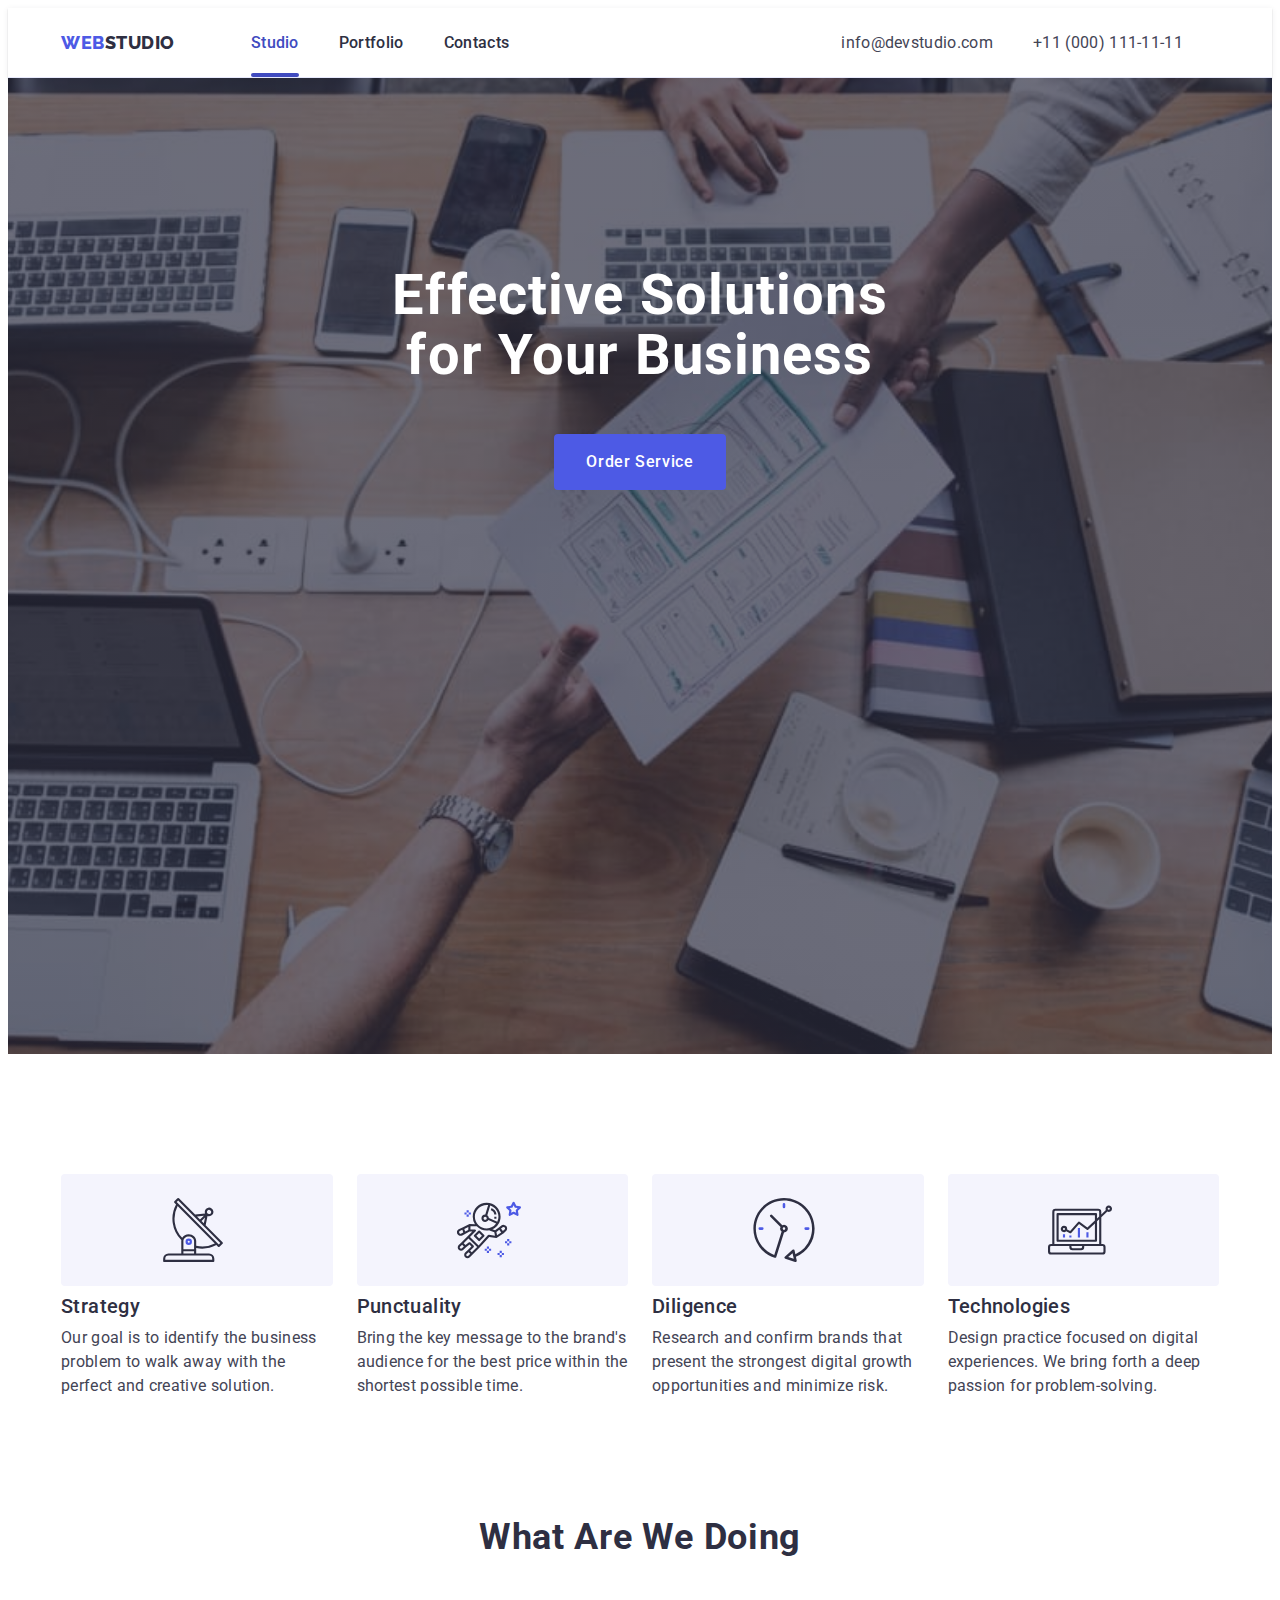
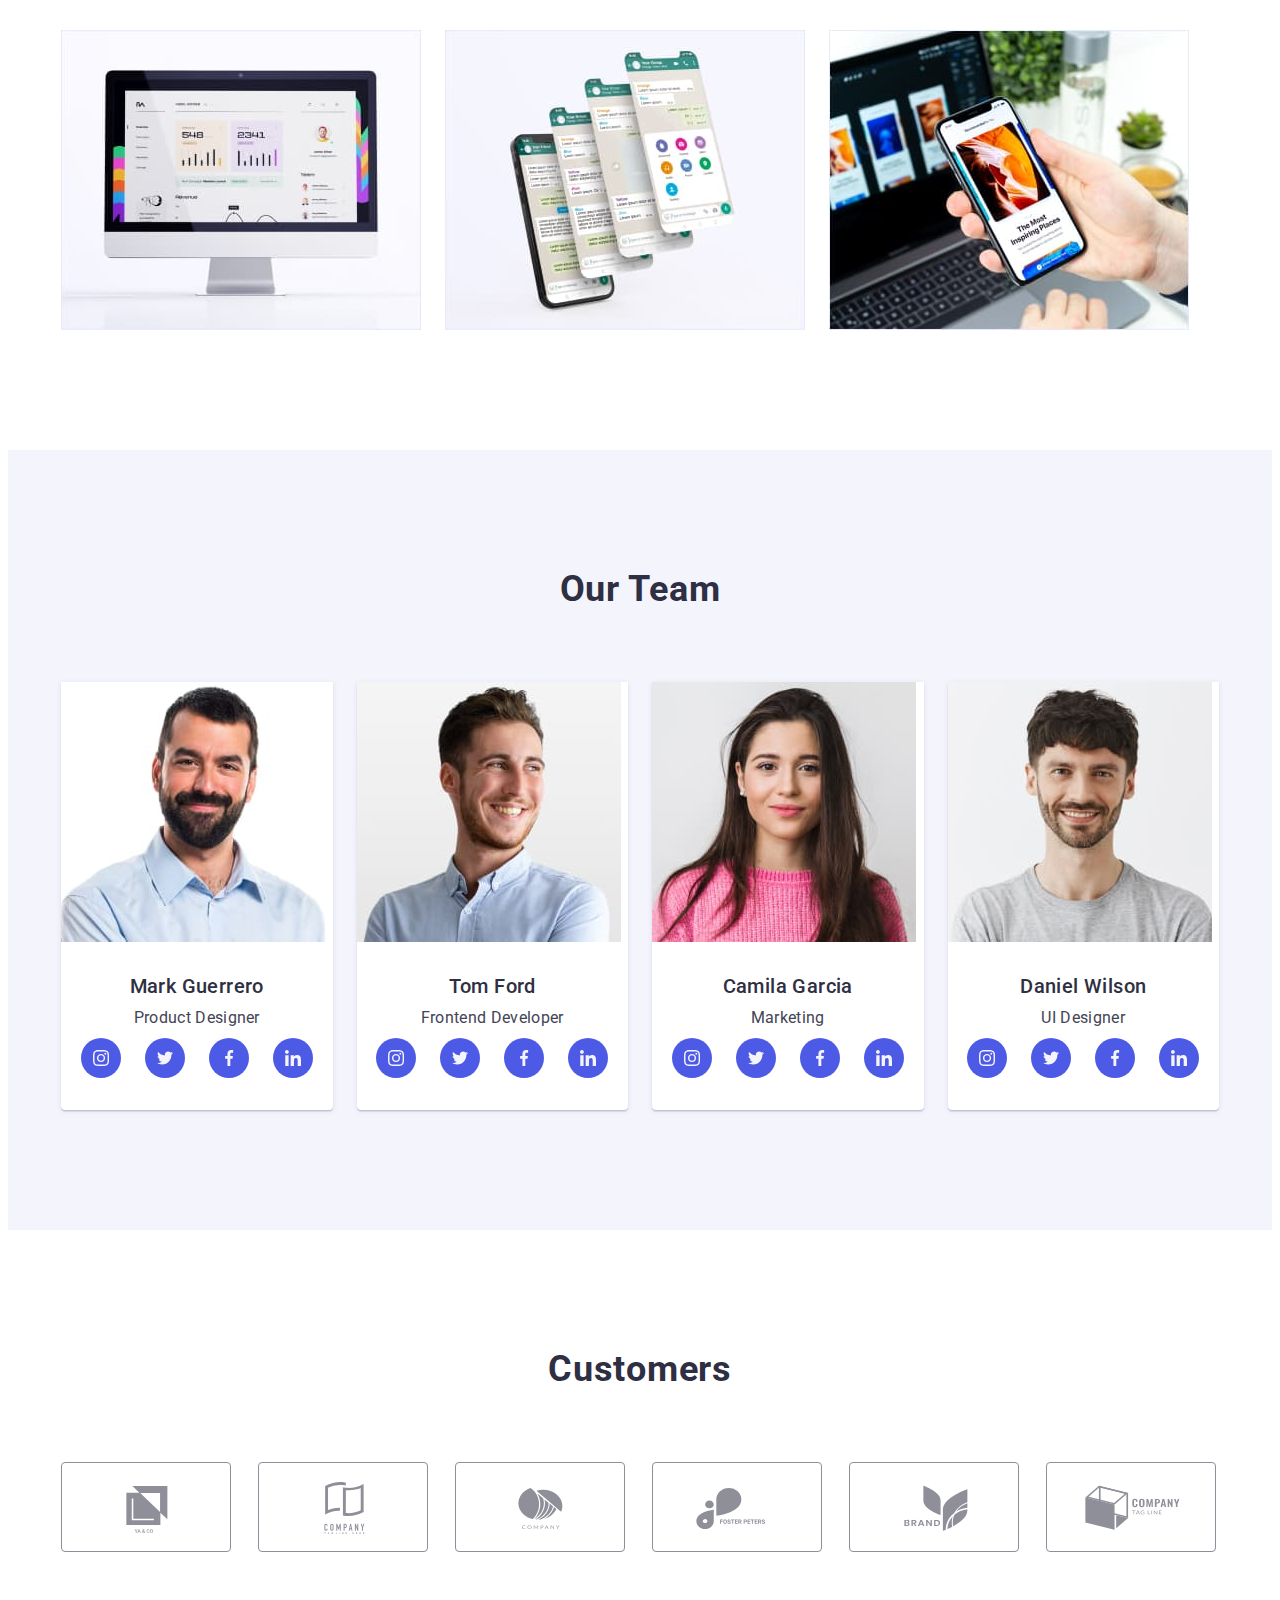
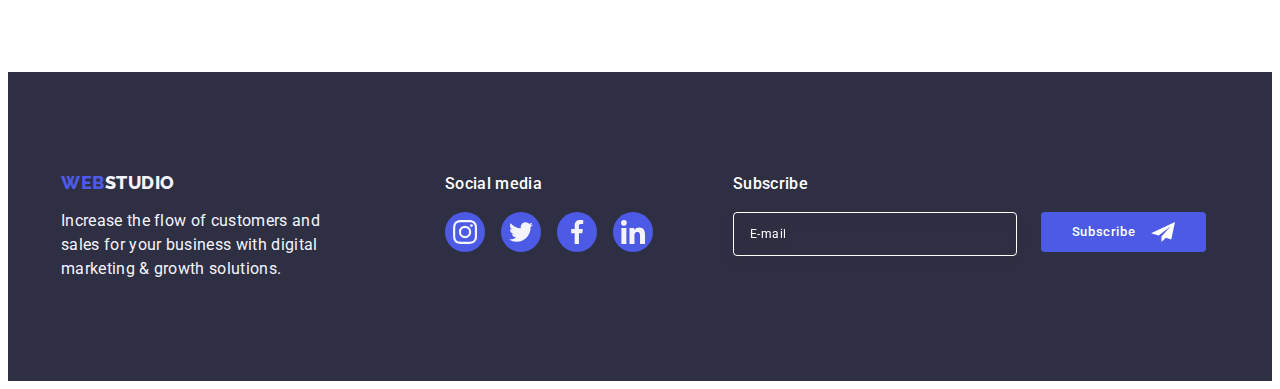
<file: index.html>
<!DOCTYPE html>
<html lang="en">
  <head>
    <meta charset="UTF-8" />
    <meta http-equiv="X-UA-Compatible" content="IE=edge" />
    <meta name="viewport" content="width=device-width, initial-scale=1.0" />
    <link rel="preconnect" href="https://fonts.googleapis.com" />
    <link rel="preconnect" href="https://fonts.gstatic.com" crossorigin />
    <link
      href="https://fonts.googleapis.com/css2?family=Raleway:wght@800&family=Roboto:wght@400;500;700;900&display=swap"
      rel="stylesheet"
    />
    <title>Web Studio</title>
    <link
      rel="stylesheet"
      href="https://cdnjs.cloudflare.com/ajax/libs/modern-normalize/2.0.0/modern-normalize.min.css"
      integrity="sha512-4xo8blKMVCiXpTaLzQSLSw3KFOVPWhm/TRtuPVc4WG6kUgjH6J03IBuG7JZPkcWMxJ5huwaBpOpnwYElP/m6wg=="
      crossorigin="anonymous"
      referrerpolicy="no-referrer"
    />
    <link rel="stylesheet" href="./css/styles.css" />
  </head>
  <body>
    <!-- Header -->
    <header class="header">
      <div class="container header-container">
        <nav class="header-navigation">
          <a href="./index.html" class="logo link header-logo"
            >Web<span class="logo-dark">Studio</span></a
          >
          <ul class="header-menu list">
            <li class="header-menu-item">
              <a href="./index.html" class="header-menu-link link current-link"
                >Studio</a
              >
            </li>
            <li class="header-menu-item">
              <a href="./portfolio.html" class="header-menu-link link"
                >Portfolio</a
              >
            </li>
            <li class="header-menu-item">
              <a href="" class="header-menu-link link">Contacts</a>
            </li>
          </ul>
        </nav>
        <address class="address">
          <ul class="address-list list">
            <li class="address-item">
              <a href="mailto:info@devstudio.com" class="address-link link"
                >info@devstudio.com</a
              >
            </li>
            <li class="address-item">
              <a href="tel:+110001111111" class="address-link link"
                >+11 (000) 111-11-11</a
              >
            </li>
          </ul>
        </address>
      </div>
    </header>
    <!-- Main -->
    <main>
      <!-- Hero -->
      <section class="hero">
        <div class="container hero-container">
          <h1 class="hero-title">Effective Solutions for Your Business</h1>
          <button type="button" class="hero-btn" data-modal-open>
            Order Service
          </button>
        </div>
      </section>
      <!-- Solutions -->
      <section class="solutions">
        <div class="container solutions-container">
          <h2 class="visually-hidden">List of effective solutions</h2>
          <ul class="solutions-list list">
            <li class="solutions-item">
              <div class="solutions-container-icon">
                <svg class="solutions-icon" width="64" height="64">
                  <use href="./images/icons.svg#icon-solutions-antenna"></use>
                </svg>
              </div>
              <h3 class="list-subtitle solutions-subtitle">Strategy</h3>
              <p class="list-text">
                Our goal is to identify the business problem to walk away with
                the perfect and creative solution.
              </p>
            </li>
            <li class="solutions-item">
              <div class="solutions-container-icon">
                <svg class="solutions-icon" width="64" height="64">
                  <use href="./images/icons.svg#icon-solutions-astronaut"></use>
                </svg>
              </div>
              <h3 class="list-subtitle solutions-subtitle">Punctuality</h3>
              <p class="list-text">
                Bring the key message to the brand's audience for the best price
                within the shortest possible time.
              </p>
            </li>
            <li class="solutions-item">
              <div class="solutions-container-icon">
                <svg class="solutions-icon" width="64" height="64">
                  <use href="./images/icons.svg#icon-solutions-clock"></use>
                </svg>
              </div>
              <h3 class="list-subtitle solutions-subtitle">Diligence</h3>
              <p class="list-text">
                Research and confirm brands that present the strongest digital
                growth opportunities and minimize risk.
              </p>
            </li>
            <li class="solutions-item">
              <div class="solutions-container-icon">
                <svg class="solutions-icon" width="64" height="64">
                  <use href="./images/icons.svg#icon-solutions-diagram"></use>
                </svg>
              </div>
              <h3 class="list-subtitle solutions-subtitle">Technologies</h3>
              <p class="list-text">
                Design practice focused on digital experiences. We bring forth a
                deep passion for problem-solving.
              </p>
            </li>
          </ul>
        </div>
      </section>
      <!-- Activities -->
      <section class="activities">
        <div class="container container-activities">
          <h2 class="section-title">What are we doing</h2>
          <ul class="activities-list list">
            <li class="activities-item">
              <img
                src="./images/what-are-we-doing-1.jpg"
                alt="Mac-website"
                width="360"
                height="300"
              />
            </li>
            <li class="activities-item">
              <img
                src="./images/what-are-we-doing-2.jpg"
                alt="Phone-network"
                width="360"
                height="300"
              />
            </li>
            <li class="activities-item">
              <img
                src="./images/what-are-we-doing-3.jpg"
                alt="Phone-application"
                width="360"
                height="300"
              />
            </li>
          </ul>
        </div>
      </section>
      <!-- Our team -->
      <section class="team">
        <div class="container container-team">
          <h2 class="section-title">Our Team</h2>
          <ul class="team-list list">
            <li class="team-item">
              <img
                src="./images/our-team-1.jpg"
                alt="Mark Guerrero photo"
                width="264"
                height="260"
              />
              <div class="team-item-text">
                <h3 class="list-subtitle team-subtitle">Mark Guerrero</h3>
                <p class="list-text team-text">Product Designer</p>
                <ul class="social-list">
                  <li class="social-item">
                    <a href="" class="social-link">
                      <svg class="social-icon" width="16" height="16">
                        <use href="./images/icons.svg#icon-instagram"></use>
                      </svg>
                    </a>
                  </li>
                  <li class="social-item">
                    <a href="" class="social-link">
                      <svg class="social-icon" width="16" height="16">
                        <use href="./images/icons.svg#icon-twitter"></use>
                      </svg>
                    </a>
                  </li>
                  <li class="social-item">
                    <a href="" class="social-link">
                      <svg class="social-icon" width="16" height="16">
                        <use href="./images/icons.svg#icon-facebook"></use>
                      </svg>
                    </a>
                  </li>
                  <li class="social-item">
                    <a href="" class="social-link">
                      <svg class="social-icon" width="16" height="16">
                        <use href="./images/icons.svg#icon-linkedin"></use>
                      </svg>
                    </a>
                  </li>
                </ul>
              </div>
            </li>
            <li class="team-item">
              <img
                src="./images/our-team-2.jpg"
                alt="Tom Ford photo"
                width="264"
                height="260"
              />
              <div class="team-item-text">
                <h3 class="list-subtitle team-subtitle">Tom Ford</h3>
                <p class="list-text team-text">Frontend Developer</p>
                <ul class="social-list">
                  <li class="social-item">
                    <a href="" class="social-link">
                      <div class="social-container">
                        <svg class="social-icon" width="16" height="16">
                          <use href="./images/icons.svg#icon-instagram"></use>
                        </svg>
                      </div>
                    </a>
                  </li>
                  <li class="social-item">
                    <a href="" class="social-link">
                      <div class="social-container">
                        <svg class="social-icon" width="16" height="16">
                          <use href="./images/icons.svg#icon-twitter"></use>
                        </svg>
                      </div>
                    </a>
                  </li>
                  <li class="social-item">
                    <a href="" class="social-link">
                      <div class="social-container">
                        <svg class="social-icon" width="16" height="16">
                          <use href="./images/icons.svg#icon-facebook"></use>
                        </svg>
                      </div>
                    </a>
                  </li>
                  <li class="social-item">
                    <a href="" class="social-link">
                      <div class="social-container">
                        <svg class="social-icon" width="16" height="16">
                          <use href="./images/icons.svg#icon-linkedin"></use>
                        </svg>
                      </div>
                    </a>
                  </li>
                </ul>
              </div>
            </li>
            <li class="team-item">
              <img
                src="./images/our-team-3.jpg"
                alt="Camila Garcia photo"
                width="264"
                height="260"
              />
              <div class="team-item-text">
                <h3 class="list-subtitle team-subtitle">Camila Garcia</h3>
                <p class="list-text team-text">Marketing</p>
                <ul class="social-list">
                  <li class="social-item">
                    <a href="" class="social-link">
                      <div class="social-container">
                        <svg class="social-icon" width="16" height="16">
                          <use href="./images/icons.svg#icon-instagram"></use>
                        </svg>
                      </div>
                    </a>
                  </li>
                  <li class="social-item">
                    <a href="" class="social-link">
                      <div class="social-container">
                        <svg class="social-icon" width="16" height="16">
                          <use href="./images/icons.svg#icon-twitter"></use>
                        </svg>
                      </div>
                    </a>
                  </li>
                  <li class="social-item">
                    <a href="" class="social-link">
                      <div class="social-container">
                        <svg class="social-icon" width="16" height="16">
                          <use href="./images/icons.svg#icon-facebook"></use>
                        </svg>
                      </div>
                    </a>
                  </li>
                  <li class="social-item">
                    <a href="" class="social-link">
                      <div class="social-container">
                        <svg class="social-icon" width="16" height="16">
                          <use href="./images/icons.svg#icon-linkedin"></use>
                        </svg>
                      </div>
                    </a>
                  </li>
                </ul>
              </div>
            </li>
            <li class="team-item">
              <img
                src="./images/our-team-4.jpg"
                alt="Daniel Wilson photo"
                width="264"
                height="260"
              />
              <div class="team-item-text">
                <h3 class="list-subtitle team-subtitle">Daniel Wilson</h3>
                <p class="list-text team-text">UI Designer</p>
                <ul class="social-list">
                  <li class="social-item">
                    <a href="" class="social-link">
                      <div class="social-container">
                        <svg class="social-icon" width="16" height="16">
                          <use href="./images/icons.svg#icon-instagram"></use>
                        </svg>
                      </div>
                    </a>
                  </li>
                  <li class="social-item">
                    <a href="" class="social-link">
                      <div class="social-container">
                        <svg class="social-icon" width="16" height="16">
                          <use href="./images/icons.svg#icon-twitter"></use>
                        </svg>
                      </div>
                    </a>
                  </li>
                  <li class="social-item">
                    <a href="" class="social-link">
                      <div class="social-container">
                        <svg class="social-icon" width="16" height="16">
                          <use href="./images/icons.svg#icon-facebook"></use>
                        </svg>
                      </div>
                    </a>
                  </li>
                  <li class="social-item">
                    <a href="" class="social-link">
                      <div class="social-container">
                        <svg class="social-icon" width="16" height="16">
                          <use href="./images/icons.svg#icon-linkedin"></use>
                        </svg>
                      </div>
                    </a>
                  </li>
                </ul>
              </div>
            </li>
          </ul>
        </div>
      </section>
      <!-- Customers -->
      <section class="customers">
        <div class="container container-customers">
          <h2 class="section-title">Customers</h2>
          <ul class="customers-list">
            <li class="customers-item">
              <a href="" class="customers-link">
                <svg class="customers-icon" width="104" height="56">
                  <use href="./images/icons.svg#icon-customers-logo1"></use>
                </svg>
              </a>
            </li>
            <li class="customers-item">
              <a href="" class="customers-link">
                <svg class="customers-icon" width="104" height="56">
                  <use href="./images/icons.svg#icon-customers-logo2"></use>
                </svg>
              </a>
            </li>
            <li class="customers-item">
              <a href="" class="customers-link">
                <svg class="customers-icon" width="104" height="56">
                  <use href="./images/icons.svg#icon-customers-logo3"></use>
                </svg>
              </a>
            </li>
            <li class="customers-item">
              <a href="" class="customers-link">
                <svg class="customers-icon" width="104" height="56">
                  <use href="./images/icons.svg#icon-customers-logo4"></use>
                </svg>
              </a>
            </li>
            <li class="customers-item">
              <a href="" class="customers-link">
                <svg class="customers-icon" width="104" height="56">
                  <use href="./images/icons.svg#icon-customers-logo5"></use>
                </svg>
              </a>
            </li>
            <li class="customers-item">
              <a href="" class="customers-link">
                <svg class="customers-icon" width="104" height="56">
                  <use href="./images/icons.svg#icon-customers-logo6"></use>
                </svg>
              </a>
            </li>
          </ul>
        </div>
      </section>
    </main>
    <!-- Footer -->
    <footer class="footer">
      <div class="container container-footer">
        <div class="footer-text-container">
          <a href="./index.html" class="logo link footer-logo"
            >Web<span class="logo-light">Studio</span></a
          >
          <p class="list-text footer-text">
            Increase the flow of customers and sales for your business with
            digital marketing & growth solutions.
          </p>
        </div>
        <div class="footer-social">
          <p class="list-text footer-social-text">Social media</p>
          <ul class="social-list footer-social-list">
            <li class="social-item">
              <a href="" class="social-link footer-social-link">
                <svg class="social-icon" width="24" height="24">
                  <use href="./images/icons.svg#icon-instagram"></use>
                </svg>
              </a>
            </li>
            <li class="social-item">
              <a href="" class="social-link footer-social-link">
                <svg class="social-icon" width="24" height="24">
                  <use href="./images/icons.svg#icon-twitter"></use>
                </svg>
              </a>
            </li>
            <li class="social-item">
              <a href="" class="social-link footer-social-link">
                <svg class="social-icon" width="24" height="24">
                  <use href="./images/icons.svg#icon-facebook"></use>
                </svg>
              </a>
            </li>
            <li class="social-item">
              <a href="" class="social-link footer-social-link">
                <svg class="social-icon" width="24" height="24">
                  <use href="./images/icons.svg#icon-linkedin"></use>
                </svg>
              </a>
            </li>
          </ul>
        </div>
        <div class="footer-subscribe">
          <p class="list-text footer-social-text">Subscribe</p>
          <form class="footer-form">
            <label
              for="footer-email"
              aria-label="footer-email"
              class="footer-input-label"
              ><input
                type="email"
                name="footer-email"
                id="footer-email"
                class="footer-input"
                placeholder="E-mail"
            /></label>

            <button type="submit" class="footer-submit-btn">
              Subscribe
              <svg class="subscribe-icon" width="24" height="24">
                <use href="./images/icons.svg#icon-subscribe"></use>
              </svg>
            </button>
          </form>
        </div>
      </div>
    </footer>
    <!-- Modal -->
    <div class="backdrop is-hidden" data-modal>
      <div class="modal">
        <button type="button" class="modal-btn" data-modal-close>
          <svg class="close-icon" width="8" height="8">
            <use href="./images/icons.svg#icon-close"></use>
          </svg>
        </button>
        <p class="modal-text">Leave your contacts and we will call you back</p>
        <form class="modal-form">
          <div class="modal-field">
            <label for="user-name" class="modal-label">Name</label>
            <div class="input-wrap">
              <input
                type="text"
                name="user-name"
                id="user-name"
                class="modal-input"
              />
              <svg class="icon-modal-input" width="18" height="24">
                <use href="./images/icons.svg#icon-modal-person"></use>
              </svg>
            </div>
          </div>
          <div class="modal-field">
            <label for="modal-phone" class="modal-label">Phone</label>
            <div class="input-wrap">
              <input
                type="tel"
                name="modal-phone"
                id="modal-phone"
                class="modal-input"
              />
              <svg class="icon-modal-input" width="18" height="24">
                <use href="./images/icons.svg#icon-modal-phone"></use>
              </svg>
            </div>
          </div>
          <div class="modal-field">
            <label for="modal-email" class="modal-label">Email</label>
            <div class="input-wrap">
              <input
                type="email"
                name="modal-email"
                id="modal-email"
                class="modal-input"
              />
              <svg class="icon-modal-input" width="18" height="24">
                <use href="./images/icons.svg#icon-modal-email"></use>
              </svg>
            </div>
          </div>
          <div class="modal-field-textarea">
            <label for="user-comment" class="modal-label">Comment</label>
            <textarea
              class="modal-textarea"
              name="user-comment"
              id="user-comment"
              placeholder="Text input"
            ></textarea>
          </div>
          <div class="modal-field-checkbox">
            <input
              type="checkbox"
              name="user-privacy"
              id="user-privacy"
              value="true"
              class="input-checkbox visually-hidden"
            />
            <label for="user-privacy" class="checkbox-text">
              <span class="check-box-span">
                <svg class="icon-checkbox" width="10" height="8">
                  <use href="./images/icons.svg#icon-modal-checkbox"></use>
                </svg> </span
              >I accept the terms and conditions of the
              <a href="" class="modal-privacy-link">Privacy Policy</a>
            </label>
          </div>
          <button type="submit" class="modal-submit-btn">Send</button>
        </form>
      </div>
    </div>
    <script src="./js/modal.js"></script>
  </body>
</html>
</file>
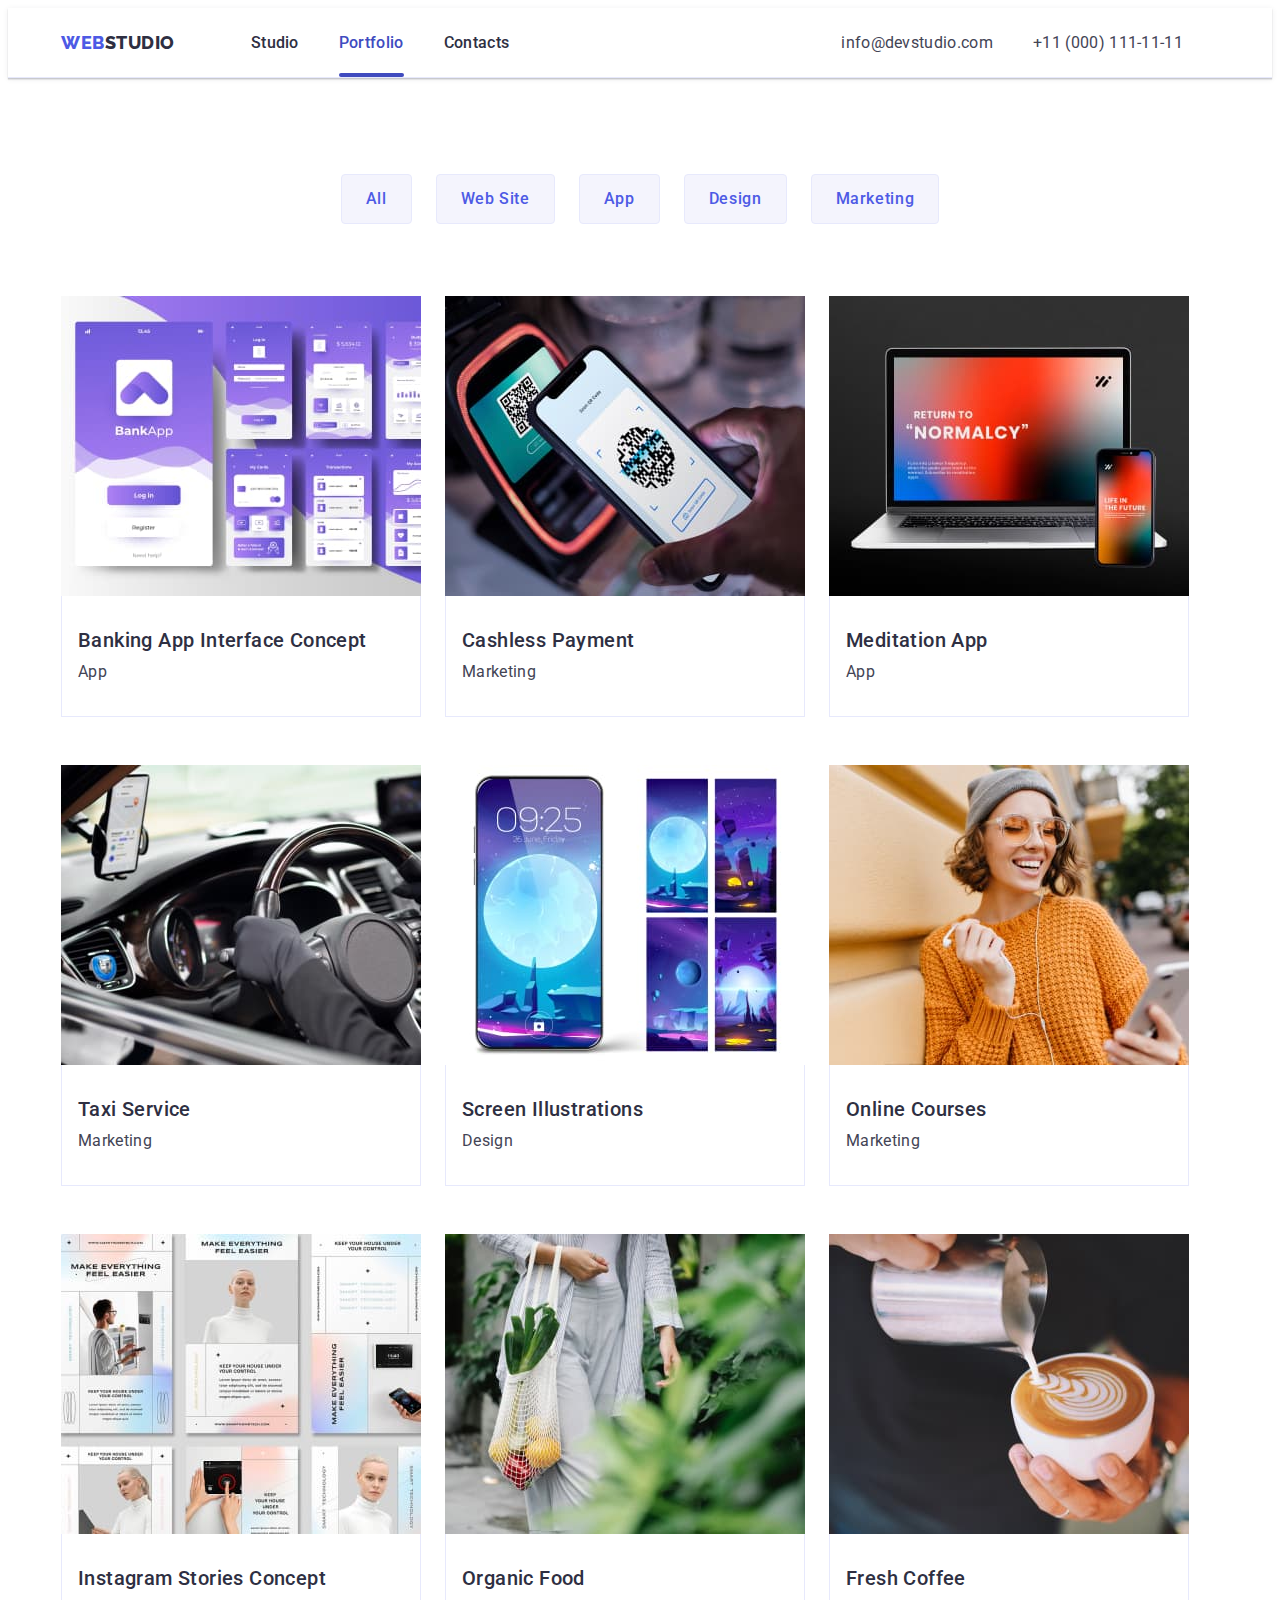
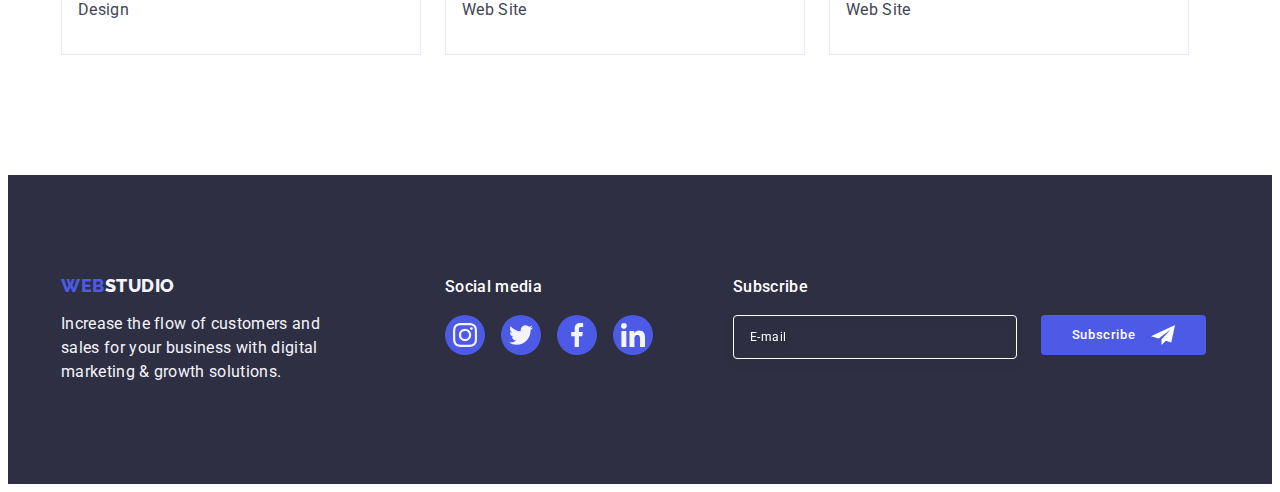
<file: portfolio.html>
<!DOCTYPE html>
<html lang="en">
  <head>
    <meta charset="UTF-8" />
    <meta http-equiv="X-UA-Compatible" content="IE=edge" />
    <meta name="viewport" content="width=device-width, initial-scale=1.0" />
    <link rel="preconnect" href="https://fonts.googleapis.com" />
    <link rel="preconnect" href="https://fonts.gstatic.com" crossorigin />
    <link
      href="https://fonts.googleapis.com/css2?family=Raleway:wght@800&family=Roboto:wght@400;500;700;900&display=swap"
      rel="stylesheet"
    />
    <title>Web Studio</title>
    <link
      rel="stylesheet"
      href="https://cdnjs.cloudflare.com/ajax/libs/modern-normalize/2.0.0/modern-normalize.min.css"
      integrity="sha512-4xo8blKMVCiXpTaLzQSLSw3KFOVPWhm/TRtuPVc4WG6kUgjH6J03IBuG7JZPkcWMxJ5huwaBpOpnwYElP/m6wg=="
      crossorigin="anonymous"
      referrerpolicy="no-referrer"
    />
    <link rel="stylesheet" href="./css/styles.css" />
  </head>
  <body>
    <!-- Header -->
    <header class="header">
      <div class="container header-container">
        <nav class="header-navigation">
          <a href="./index.html" class="logo link header-logo"
            >Web<span class="logo-dark">Studio</span></a
          >
          <ul class="header-menu list">
            <li class="header-menu-item">
              <a href="./index.html" class="header-menu-link link">Studio</a>
            </li>
            <li class="header-menu-item">
              <a
                href="./portfolio.html"
                class="header-menu-link link current-link"
                >Portfolio</a
              >
            </li>
            <li class="header-menu-item">
              <a href="" class="header-menu-link link">Contacts</a>
            </li>
          </ul>
        </nav>
        <address class="address">
          <ul class="address-list list">
            <li class="address-item">
              <a href="mailto:info@devstudio.com" class="address-link link"
                >info@devstudio.com</a
              >
            </li>
            <li class="address-item">
              <a href="tel:+110001111111" class="address-link link"
                >+11 (000) 111-11-11</a
              >
            </li>
          </ul>
        </address>
      </div>
    </header>
    <!-- Main -->
    <main>
      <section class="portfolio-examples">
        <div class="container container-portfolio">
          <h1 class="visually-hidden">Portfolio</h1>
          <ul class="list portfolio-navigation-list">
            <li class="portfolio-navigation-item">
              <button type="button" class="portfolio-navigation-btn">
                All
              </button>
            </li>
            <li>
              <button type="button" class="portfolio-navigation-btn">
                Web Site
              </button>
            </li>
            <li>
              <button type="button" class="portfolio-navigation-btn">
                App
              </button>
            </li>
            <li>
              <button type="button" class="portfolio-navigation-btn">
                Design
              </button>
            </li>
            <li>
              <button type="button" class="portfolio-navigation-btn">
                Marketing
              </button>
            </li>
          </ul>
          <ul class="list portfolio-examples-list">
            <li class="portfolio-examples-items">
              <a href="" class="link portfolio-link">
                <div class="portfolio-image-container">
                  <img
                    src="./images/portfolio-img-1.jpg"
                    alt="Banking App"
                    width="360"
                    height="300"
                  />
                  <p class="list-text portflio-cover-text">
                    14 Stylish and User-Friendly App Design Concepts · Task
                    Manager App · Calorie Tracker App · Exotic Fruit Ecommerce
                    App · Cloud Storage App
                  </p>
                </div>
                <div class="portfolio-items-text">
                  <h2 class="portfolio-subtitle">
                    Banking App Interface Concept
                  </h2>
                  <p class="portfolio-list-text">App</p>
                </div>
              </a>
            </li>
            <li class="portfolio-examples-items">
              <a href="" class="link portfolio-link">
                <div class="portfolio-image-container">
                  <img
                    src="./images/portfolio-img-2.jpg"
                    alt="Payment by phone"
                    width="360"
                    height="300"
                  />
                  <p class="list-text portflio-cover-text">
                    14 Stylish and User-Friendly App Design Concepts · Task
                    Manager App · Calorie Tracker App · Exotic Fruit Ecommerce
                    App · Cloud Storage App
                  </p>
                </div>
                <div class="portfolio-items-text">
                  <h2 class="portfolio-subtitle">Cashless Payment</h2>
                  <p class="portfolio-list-text">Marketing</p>
                </div>
              </a>
            </li>
            <li class="portfolio-examples-items">
              <a href="" class="link portfolio-link">
                <div class="portfolio-image-container">
                  <img
                    src="./images/portfolio-img-3.jpg"
                    alt="App in PC / phone"
                    width="360"
                    height="300"
                  />
                  <p class="list-text portflio-cover-text">
                    14 Stylish and User-Friendly App Design Concepts · Task
                    Manager App · Calorie Tracker App · Exotic Fruit Ecommerce
                    App · Cloud Storage App
                  </p>
                </div>
                <div class="portfolio-items-text">
                  <h2 class="portfolio-subtitle">Meditation App</h2>
                  <p class="portfolio-list-text">App</p>
                </div>
              </a>
            </li>
            <li class="portfolio-examples-items">
              <a href="" class="link portfolio-link">
                <div class="portfolio-image-container">
                  <img
                    src="./images/portfolio-img-4.jpg"
                    alt="Taxi"
                    width="360"
                    height="300"
                  />
                  <p class="list-text portflio-cover-text">
                    14 Stylish and User-Friendly App Design Concepts · Task
                    Manager App · Calorie Tracker App · Exotic Fruit Ecommerce
                    App · Cloud Storage App
                  </p>
                </div>
                <div class="portfolio-items-text">
                  <h2 class="portfolio-subtitle">Taxi Service</h2>
                  <p class="portfolio-list-text">Marketing</p>
                </div>
              </a>
            </li>
            <li class="portfolio-examples-items">
              <a href="" class="link portfolio-link">
                <div class="portfolio-image-container">
                  <img
                    src="./images/portfolio-img-5.jpg"
                    alt="Screen in phone"
                    width="360"
                    height="300"
                  />
                  <p class="list-text portflio-cover-text">
                    14 Stylish and User-Friendly App Design Concepts · Task
                    Manager App · Calorie Tracker App · Exotic Fruit Ecommerce
                    App · Cloud Storage App
                  </p>
                </div>
                <div class="portfolio-items-text">
                  <h2 class="portfolio-subtitle">Screen Illustrations</h2>
                  <p class="portfolio-list-text">Design</p>
                </div>
              </a>
            </li>
            <li class="portfolio-examples-items">
              <a href="" class="link portfolio-link">
                <div class="portfolio-image-container">
                  <img
                    src="./images/portfolio-img-6.jpg"
                    alt="Person with phone"
                    width="360"
                    height="300"
                  />
                  <p class="list-text portflio-cover-text">
                    14 Stylish and User-Friendly App Design Concepts · Task
                    Manager App · Calorie Tracker App · Exotic Fruit Ecommerce
                    App · Cloud Storage App
                  </p>
                </div>
                <div class="portfolio-items-text">
                  <h2 class="portfolio-subtitle">Online Courses</h2>
                  <p class="portfolio-list-text">Marketing</p>
                </div>
              </a>
            </li>
            <li class="portfolio-examples-items">
              <a href="" class="link portfolio-link">
                <div class="portfolio-image-container">
                  <img
                    src="./images/portfolio-img-7.jpg"
                    alt="Instagram Stories"
                    width="360"
                    height="300"
                  />
                  <p class="list-text portflio-cover-text">
                    14 Stylish and User-Friendly App Design Concepts · Task
                    Manager App · Calorie Tracker App · Exotic Fruit Ecommerce
                    App · Cloud Storage App
                  </p>
                </div>
                <div class="portfolio-items-text">
                  <h2 class="portfolio-subtitle">Instagram Stories Concept</h2>
                  <p class="portfolio-list-text">Design</p>
                </div>
              </a>
            </li>
            <li class="portfolio-examples-items">
              <a href="" class="link portfolio-link">
                <div class="portfolio-image-container">
                  <img
                    src="./images/portfolio-img-8.jpg"
                    alt="Vegetables"
                    width="360"
                    height="300"
                  />
                  <p class="list-text portflio-cover-text">
                    14 Stylish and User-Friendly App Design Concepts · Task
                    Manager App · Calorie Tracker App · Exotic Fruit Ecommerce
                    App · Cloud Storage App
                  </p>
                </div>
                <div class="portfolio-items-text">
                  <h2 class="portfolio-subtitle">Organic Food</h2>
                  <p class="portfolio-list-text">Web Site</p>
                </div>
              </a>
            </li>
            <li class="portfolio-examples-items">
              <a href="" class="link portfolio-link">
                <div class="portfolio-image-container">
                  <img
                    src="./images/portfolio-img-9.jpg"
                    alt="Coffee"
                    width="360"
                    height="300"
                  />
                  <p class="list-text portflio-cover-text">
                    14 Stylish and User-Friendly App Design Concepts · Task
                    Manager App · Calorie Tracker App · Exotic Fruit Ecommerce
                    App · Cloud Storage App
                  </p>
                </div>
                <div class="portfolio-items-text">
                  <h2 class="portfolio-subtitle">Fresh Coffee</h2>
                  <p class="portfolio-list-text">Web Site</p>
                </div>
              </a>
            </li>
          </ul>
        </div>
      </section>
    </main>
    <!-- Footer -->
    <footer class="footer">
      <div class="container container-footer">
        <div class="footer-text-container">
          <a href="./index.html" class="logo link footer-logo"
            >Web<span class="logo-light">Studio</span></a
          >
          <p class="list-text footer-text">
            Increase the flow of customers and sales for your business with
            digital marketing & growth solutions.
          </p>
        </div>
        <div class="footer-social">
          <p class="list-text footer-social-text">Social media</p>
          <ul class="social-list footer-social-list">
            <li class="social-item">
              <a href="" class="social-link footer-social-link">
                <svg class="social-icon" width="24" height="24">
                  <use href="./images/icons.svg#icon-instagram"></use>
                </svg>
              </a>
            </li>
            <li class="social-item">
              <a href="" class="social-link footer-social-link">
                <svg class="social-icon" width="24" height="24">
                  <use href="./images/icons.svg#icon-twitter"></use>
                </svg>
              </a>
            </li>
            <li class="social-item">
              <a href="" class="social-link footer-social-link">
                <svg class="social-icon" width="24" height="24">
                  <use href="./images/icons.svg#icon-facebook"></use>
                </svg>
              </a>
            </li>
            <li class="social-item">
              <a href="" class="social-link footer-social-link">
                <svg class="social-icon" width="24" height="24">
                  <use href="./images/icons.svg#icon-linkedin"></use>
                </svg>
              </a>
            </li>
          </ul>
        </div>
        <div class="footer-subscribe">
          <p class="list-text footer-social-text">Subscribe</p>
          <form class="footer-form">
            <label
              for="footer-email"
              aria-label="footer-email"
              class="footer-input-label"
              ><input
                type="email"
                name="footer-email"
                id="footer-email"
                class="footer-input"
                placeholder="E-mail"
            /></label>

            <button type="submit" class="footer-submit-btn">
              Subscribe
              <svg class="subscribe-icon" width="24" height="24">
                <use href="./images/icons.svg#icon-subscribe"></use>
              </svg>
            </button>
          </form>
        </div>
      </div>
    </footer>
  </body>
</html>
</file>
<file: css/styles.css>
:root {
  --primary-brand-color: #4d5ae5;
  --pressed-state-color: #404bbf;
  --dark-color: #2e2f42;
  --succes-color: #31d0aa;
  --text-color: #434455;
  --subtle-text-color: #8e8f99;
  --customers-color: #8e8f99;
  --accent-color: #e7e9fc;
  --light-color: #f4f4fd;
  --modal-overlay-color: #2e2f42;
  --hero-background-color: #2e2f42;
  --white-color: #ffffff;
  --modal-backgournd-color: #fcfcfc;
  --transition: 250ms cubic-bezier(0.4, 0, 0.2, 1);
}

body {
  font-family: "Roboto", sans-serif;
  color: var(--text-color);
  background-color: var(--white-color);
}

h1,
h2,
h3,
h4,
h5,
h6,
p {
  margin: 0;
}

img {
  display: block;
  max-width: 100%;
  height: auto;
}

button {
  cursor: pointer;
  border: none;
  border-radius: 4px;
}

ul,
ol {
  list-style: none;
  margin: 0;
  padding-left: 0;
}

a {
  text-decoration: none;
  /* color: inherit; */
}

input,
textarea,
button {
  font-family: inherit;
  line-height: inherit;
}

.container {
  width: 1158px;
  padding: 0 15px;
  margin: 0 auto;
}

.section {
  padding-top: 120px;
  padding-bottom: 120px;
}

.visually-hidden {
  position: absolute;
  width: 1px;
  height: 1px;
  margin: -1px;
  border: 0;
  padding: 0;

  white-space: nowrap;
  clip-path: inset(100%);
  clip: rect(0 0 0 0);
  overflow: hidden;
}

.link {
  text-decoration: none;
}

.list {
  list-style-type: none;
}

/* -------------------HEADER------------------- */

.header {
  /* padding: 24px 0; */
  border-bottom: 1px solid #e7e9fc;
  box-shadow: 0px 2px 1px rgba(46, 47, 66, 0.08),
    0px 1px 1px rgba(46, 47, 66, 0.16), 0px 1px 6px rgba(46, 47, 66, 0.08);
}

.header-container {
  display: flex;
  align-items: center;
}

.logo {
  font-family: "Raleway", sans-serif;
  font-weight: 800;
  font-size: 18px;
  line-height: 1.17; /* 21/18 */
  letter-spacing: 0.03em;
  text-transform: uppercase;
  color: var(--primary-brand-color);
  display: flex;
  align-items: center;
  margin-right: 76px;
}

.logo-dark {
  color: var(--dark-color);
}

.logo-light {
  color: var(--light-color);
}

.header-logo {
  padding: 24px 0;
}

.header-navigation {
  display: flex;
  align-items: center;
}

.header-menu {
  display: flex;
  gap: 40px;
}

.header-menu-link {
  font-weight: 500;
  font-size: 16px;
  line-height: 1.5; /* 24/16 */
  letter-spacing: 0.02em;
  color: var(--dark-color);
  padding: 24px 0;
  transition: color var(--transition);
}

.header-menu-link:hover,
.header-menu-link:focus {
  color: var(--pressed-state-color);
}

.current-link {
  position: relative;
  color: var(--pressed-state-color);
}

.current-link::after {
  content: "";
  position: absolute;
  width: 100%;
  height: 4px;
  left: 0px;
  bottom: -1px;
  background: var(--pressed-state-color);
  border-radius: 2px;
}

.address {
  font-style: normal;
}

.address-list {
  display: flex;
  align-items: center;
  gap: 40px;
  margin-left: 332px;
}

.address-link {
  font-weight: 400;
  font-size: 16px;
  line-height: 1.5; /* 24/16 */
  letter-spacing: 0.02em;
  color: var(--text-color);
  padding: 24px 0;
  margin-left: auto;
  transition: color var(--transition);
}

.address-link:hover,
.address-link:focus {
  color: var(--pressed-state-color);
}

/* -------------------HERO------------------- */
.hero {
  /* background-color: var(--dark-color); */
  padding: 188px 0;
  background-image: linear-gradient(
      rgba(46, 47, 66, 0.7),
      rgba(46, 47, 66, 0.7)
    ),
    url(../images/people-office.jpg);
  background-repeat: no-repeat;
  background-position: center;
  background-size: cover;
  max-width: 1440px;
  width: 100%;
  height: 600px;
  margin: 0 auto;
}

.hero-title {
  font-size: 56px;
  line-height: 1.07; /* 60/56 */
  text-align: center;
  letter-spacing: 0.02em;
  color: var(--white-color);
  max-width: 496px;
  margin: auto;
  margin-bottom: 48px;
}

.hero-btn {
  font-family: inherit;
  font-weight: 500;
  font-size: 16px;
  line-height: 1.5; /* 24/16 */
  letter-spacing: 0.04em;
  color: var(--white-color);
  background-color: var(--primary-brand-color);
  cursor: pointer;
  display: block;
  padding: 16px 32px;
  margin: auto;
  min-width: 169px;
  transition: background-color var(--transition);
}

.hero-btn:hover,
.hero-btn:focus {
  background-color: var(--pressed-state-color);
}

/* -------------------LIST------------------- */

.list-subtitle {
  font-weight: 500;
  font-size: 20px;
  line-height: 1.2; /* 24/20 */
  letter-spacing: 0.02em;
  color: var(--dark-color);
}

.list-text {
  font-size: 16px;
  line-height: 1.5; /* 24/16 */
  letter-spacing: 0.02em;
}

/* -------------------SOLUTIONS------------------- */

.solutions {
  padding: 120px 0;
}

.section-title {
  font-size: 36px;
  line-height: 1.11; /* 40/36 */
  text-align: center;
  letter-spacing: 0.02em;
  text-transform: capitalize;
  color: var(--dark-color);
  margin-bottom: 72px;
}

.solutions-list {
  display: flex;
  gap: 24px;
}

.solutions-container-icon {
  position: relative;
  display: flex;
  align-items: center;
  justify-content: center;
  background-color: var(--light-color);
  border-radius: 4px;
  width: 100%;
  height: 112px;
  margin-bottom: 8px;
}

.solutions-icon {
  position: absolute;
  top: 24px;
  left: 100px;
}

.solutions-subtitle {
  margin-bottom: 8px;
}

.solutions-item {
  flex-basis: calc((100% - 24px * 3) / 4);
}

/* -------------------ACTIVITIES------------------- */

.activities {
  padding-bottom: 120px;
}

.activities-list {
  display: flex;
  gap: 24px;
}

/* -------------------OUR TEAM------------------- */
.team {
  background-color: var(--light-color);
  padding: 120px 0;
}

.team-list,
.social-list {
  display: flex;
  gap: 24px;
  justify-content: center;
}

.team-item {
  background-color: var(--white-color);
  flex-basis: calc((100% - 24px * 3) / 4);
  border-radius: 0px 0px 4px 4px;
  box-shadow: 0px 1px 6px rgba(46, 47, 66, 0.08),
    0px 1px 1px rgba(46, 47, 66, 0.16), 0px 2px 1px rgba(46, 47, 66, 0.08);
}

.team-item-text {
  padding: 32px 0;
}

.list-subtitle.team-subtitle {
  text-align: center;
}

.list-text.team-text {
  text-align: center;
  margin-bottom: 8px;
}

.team-subtitle {
  margin-bottom: 8px;
}

.social-item {
  position: relative;
  width: 40px;
  height: 40px;
}

.social-icon {
  position: absolute;
  top: 50%;
  left: 50%;
  transform: translate(-50%, -50%);
  fill: var(--light-color);
}

.social-link {
  display: flex;
  align-items: center;
  justify-content: center;
  width: 100%;
  height: 100%;
  background-color: var(--primary-brand-color);
  border-radius: 50%;
  transition: background-color var(--transition);
}

.social-link:hover,
.social-link:focus {
  background-color: var(--pressed-state-color);
}

/* -------------------CUSTOMERS------------------- */

.customers {
  padding: 120px 0;
}

.customers-list {
  display: flex;
  gap: 24px;
}

.customers-item {
  width: calc((100% - 168px) / 5);
}

.customers-link {
  display: flex;
  align-items: center;
  justify-content: center;
  width: 168px;
  height: 88px;
  color: var(--customers-color);
  border: 1px solid var(--customers-color);
  border-radius: 4px;
  position: relative;
  transition: border-color var(--transition), color var(--transition);
}

.customers-icon {
  position: absolute;
  top: 50%;
  left: 50%;
  transform: translate(-50%, -50%);
  fill: currentColor;
  transition: fill var(--transition);
}

.customers-link:hover .customers-icon,
.customers-link:focus .customers-icon {
  fill: var(--pressed-state-color);
}

.customers-link:hover,
.customers-link:focus {
  color: var(--pressed-state-color);
  border-color: var(--pressed-state-color);
}

/* -------------------FOOTER------------------- */
.footer {
  background-color: var(--dark-color);
  padding: 100px 0;
}

.list-text.footer-text {
  color: var(--light-color);
}

.footer-logo {
  margin-bottom: 16px;
  display: inline-block;
}

.footer-text {
  max-width: 264px;
}

.container-footer {
  display: flex;
  align-items: baseline;
}

.footer-text-container {
  margin-right: 120px;
}

.footer-social {
  margin-right: 80px;
}

.footer-social-text {
  font-weight: 500;
  color: var(--white-color);
  margin-bottom: 16px;
}

.footer-social-list {
  gap: 16px;
}

.footer-social-link:hover,
.footer-social-link:focus {
  background-color: var(--succes-color);
}

.footer-form {
  display: flex;
  gap: 24px;
}

.footer-input {
  width: 264px;
  height: 40px;
  padding-left: 16px;
  border-radius: 4px;
  border: 1px solid var(--white-color);
  filter: drop-shadow(0px 4px 4px rgba(0, 0, 0, 0.15));
  color: var(--white-color);
  background-color: transparent;
  font-size: 12px;
  line-height: 1.5;
  letter-spacing: 0.04em;
}

.footer-input::placeholder {
  color: var(--white-color);
  font-size: 12px;
  line-height: 2; /* 24/12 */
  letter-spacing: 0.48px;
  display: flex;
  align-items: center;
}

.footer-submit-btn {
  display: flex;
  align-items: center;
  justify-content: center;
  min-width: 165px;
  height: 40px;
  background-color: var(--primary-brand-color);
  border-radius: 4px;
  padding: 8px 24px;
  font-family: inherit;
  color: var(--white-color);
  font-weight: 500;
  line-height: 1.5; /* 24/16 */
  letter-spacing: 0.64px;
}

.subscribe-icon {
  fill: var(--white-color);
  margin-left: 16px;
}

.footer-submit-btn:hover,
.footer-submit-btn:focus {
  background-color: var(--pressed-state-color);
}

/* -------------------PORTFOLIO------------------- */

.portfolio-examples {
  padding-top: 96px;
  padding-bottom: 120px;
}

.portfolio-subtitle {
  font-weight: 500;
  font-size: 20px;
  line-height: 1.2; /* 24/20 */
  letter-spacing: 0.02em;
  color: var(--dark-color);
}

.portfolio-navigation-list {
  display: flex;
  gap: 24px;
  margin-bottom: 72px;
  justify-content: center;
}

.portfolio-list-text {
  font-size: 16px;
  line-height: 1.5; /* 24/16 */
  letter-spacing: 0.02em;
  color: var(--text-color);
}

.portfolio-navigation-btn {
  font-family: inherit;
  font-weight: 500;
  font-size: 16px;
  line-height: 1.5; /* 24/16 */
  text-align: center;
  letter-spacing: 0.04em;
  cursor: pointer;
  color: var(--primary-brand-color);
  background-color: var(--light-color);
  padding: 12px 24px;
  border: 1px solid var(--accent-color);
  transition: color var(--transition), background-color var(--transition),
    border-color var(--transition), box-shadow var(--transition);
}

.portfolio-navigation-btn:hover,
.portfolio-navigation-btn:focus {
  color: var(--white-color);
  background-color: var(--pressed-state-color);
  border: 1px solid transparent;
  box-shadow: 0px 3px 1px rgba(0, 0, 0, 0.1), 0px 2px 1px rgba(0, 0, 0, 0.08),
    0px 2px 2px rgba(0, 0, 0, 0.12);
}

.portfolio-examples-list {
  display: flex;
  flex-wrap: wrap;
  gap: 48px 24px;
}

.portfolio-examples-items {
  width: calc((100% - 24 * 2) / 3);
}

.portfolio-items-text {
  padding: 32px 16px;
  border: 1px solid #e7e9fc;
  border-top: none;
}

.portfolio-subtitle {
  margin-bottom: 8px;
}

.portfolio-image-container {
  position: relative;
  overflow: hidden;
}

.portflio-cover-text {
  position: absolute;
  top: 0;
  left: 0;
  height: 100%;
  background-color: var(--primary-brand-color);
  transform: translateY(100%);
  transition: transform var(--transition);
  color: var(--light-color);
  padding: 40px 32px;
}

.portfolio-link {
  display: block;
  transition: box-shadow var(--transition);
}

.portfolio-link:hover,
.portfolio-link:focus {
  box-shadow: 0px 1px 6px rgba(46, 47, 66, 0.08),
    0px 1px 1px rgba(46, 47, 66, 0.16), 0px 2px 1px rgba(46, 47, 66, 0.08);
}

.portfolio-link:hover .portflio-cover-text,
.portfolio-link:focus .portflio-cover-text {
  transform: translateY(0%);
}

/* -------------------MODAL------------------- */
.is-hidden {
  visibility: hidden;
  opacity: 0;
  pointer-events: none;
}

.backdrop {
  position: fixed;
  top: 0;
  width: 100%;
  height: 100%;
  background: rgba(46, 47, 66, 0.4);
  transition: opacity var(--transition), visibility var(--transition);
}

.modal {
  position: absolute;
  background-color: var(--modal-backgournd-color);
  width: 408px;
  min-height: 584px;
  top: 50%;
  left: 50%;
  transform: translate(-50%, -50%) scale(100%);
  transition: transform var(--transition);
  border-radius: 4px;
  box-shadow: 0px 1px 1px rgba(0, 0, 0, 0.14), 0px 1px 3px rgba(0, 0, 0, 0.12),
    0px 2px 1px rgba(0, 0, 0, 0.2);
  padding: 72px 24px 24px 24px;
}

.backdrop.is-hidden .modal {
  transform: translate(-50%, -50%) scale(0);
}

.modal-btn {
  position: absolute;
  display: flex;
  align-items: center;
  justify-content: center;
  padding: 0;
  width: 24px;
  height: 24px;
  top: 24px;
  right: 24px;
  border-radius: 50%;
  background: var(--accent-color);
  border: 1px solid rgba(0, 0, 0, 0.1);
  cursor: pointer;
  transition: background-color var(--transition), border var(--transition);
}

.close-icon {
  position: absolute;
  top: 50%;
  left: 50%;
  transform: translate(-50%, -50%);
  fill: var(--modal-overlay-color);
  transition: fill var(--transition);
}

.modal-btn:hover,
.modal-btn:focus {
  background-color: var(--pressed-state-color);
  border: none;
}

.modal-btn:hover .close-icon,
.modal-btn:focus .close-icon {
  fill: var(--white-color);
}

.modal-text {
  color: var(--dark-color);
  text-align: center;
  font-size: 16px;
  font-weight: 500;
  line-height: 1.5; /* 24/16 */
  letter-spacing: 0.32px;
  margin-bottom: 16px;
}

.modal-label {
  display: block;
  margin-bottom: 4px;
  color: var(--subtle-text-color);
  font-size: 12px;
  line-height: 1.17; /* 14/12 */
  letter-spacing: 0.48px;
}

.input-wrap {
  position: relative;
}

.modal-field {
  margin-bottom: 8px;
}

.modal-input {
  width: 100%;
  height: 40px;
  border-radius: 4px;
  border: 1px solid rgba(46, 47, 66, 0.4);
  padding-left: 38px;
  transition: border-color var(--transition);
  background-color: transparent;
  outline: transparent;
}

.icon-modal-input {
  position: absolute;
  left: 16px;
  top: 50%;
  transform: translateY(-50%);
  fill: var(--modal-overlay-color);
  transition: fill var(--transition);
}

.modal-input:focus {
  border-color: var(--primary-brand-color);
}

.modal-input:focus + .icon-modal-input {
  fill: var(--primary-brand-color);
}

.modal-textarea {
  padding: 8px 16px;
  width: 100%;
  height: 120px;
  font-size: 12px;
  line-height: 1.17;
  letter-spacing: 0.04em;
  color: rgba(46, 47, 66, 0.4);
  border: 1px solid rgba(46, 47, 66, 0.4);
  border-radius: 4px;
  background-color: transparent;
  outline: transparent;
  resize: none;
  transition: border-color var(--transition);
}

.modal-textarea:focus {
  border-color: var(--primary-brand-color);
}

.modal-field-textarea {
  margin-bottom: 16px;
}

.modal-textarea::placeholder {
  color: rgba(46, 47, 66, 0.4);
  font-size: 12px;
  line-height: 1.16; /* 14/12 */
  letter-spacing: 0.48px;
}

.modal-field-checkbox {
  margin-bottom: 24px;
}

.checkbox-text {
  color: var(--subtle-text-color);
  font-size: 12px;
  line-height: 1.17;
  letter-spacing: 0.48px;
}

.checkbox-text .check-box-span {
  width: 16px;
  height: 16px;
  border-radius: 2px;
  border: 1px solid rgba(46, 47, 66, 0.4);
  display: inline-flex;
  align-items: center;
  justify-content: center;
  fill: transparent;
  margin-right: 8px;
  transition: background-color var(--transition), border var(--transition),
    fill var(--transition);
}

.modal-privacy-link {
  color: var(--primary-brand-color);
  text-decoration: underline;
}

.input-checkbox:checked + .checkbox-text span {
  background-color: var(--pressed-state-color);
  border: none;
  fill: var(--light-color);
}

.input-checkbox:focus + .checkbox-text span {
  border-color: var(--pressed-state-color);
}

.modal-submit-btn {
  padding: 16px 32px;
  min-width: 169px;
  border-radius: 4px;
  background: var(--primary-brand-color);
  box-shadow: 0px 4px 4px 0px rgba(0, 0, 0, 0.15);
  color: var(--white-color);
  text-align: center;
  font-size: 16px;
  font-weight: 500;
  line-height: 1.5; /* 24/16 */
  letter-spacing: 0.64px;
  display: block;
  margin: 0 auto;
  transition: background-color var(--transition);
}

.modal-submit-btn:hover,
.modal-submit-btn:focus {
  background-color: var(--pressed-state-color);
}
</file>
